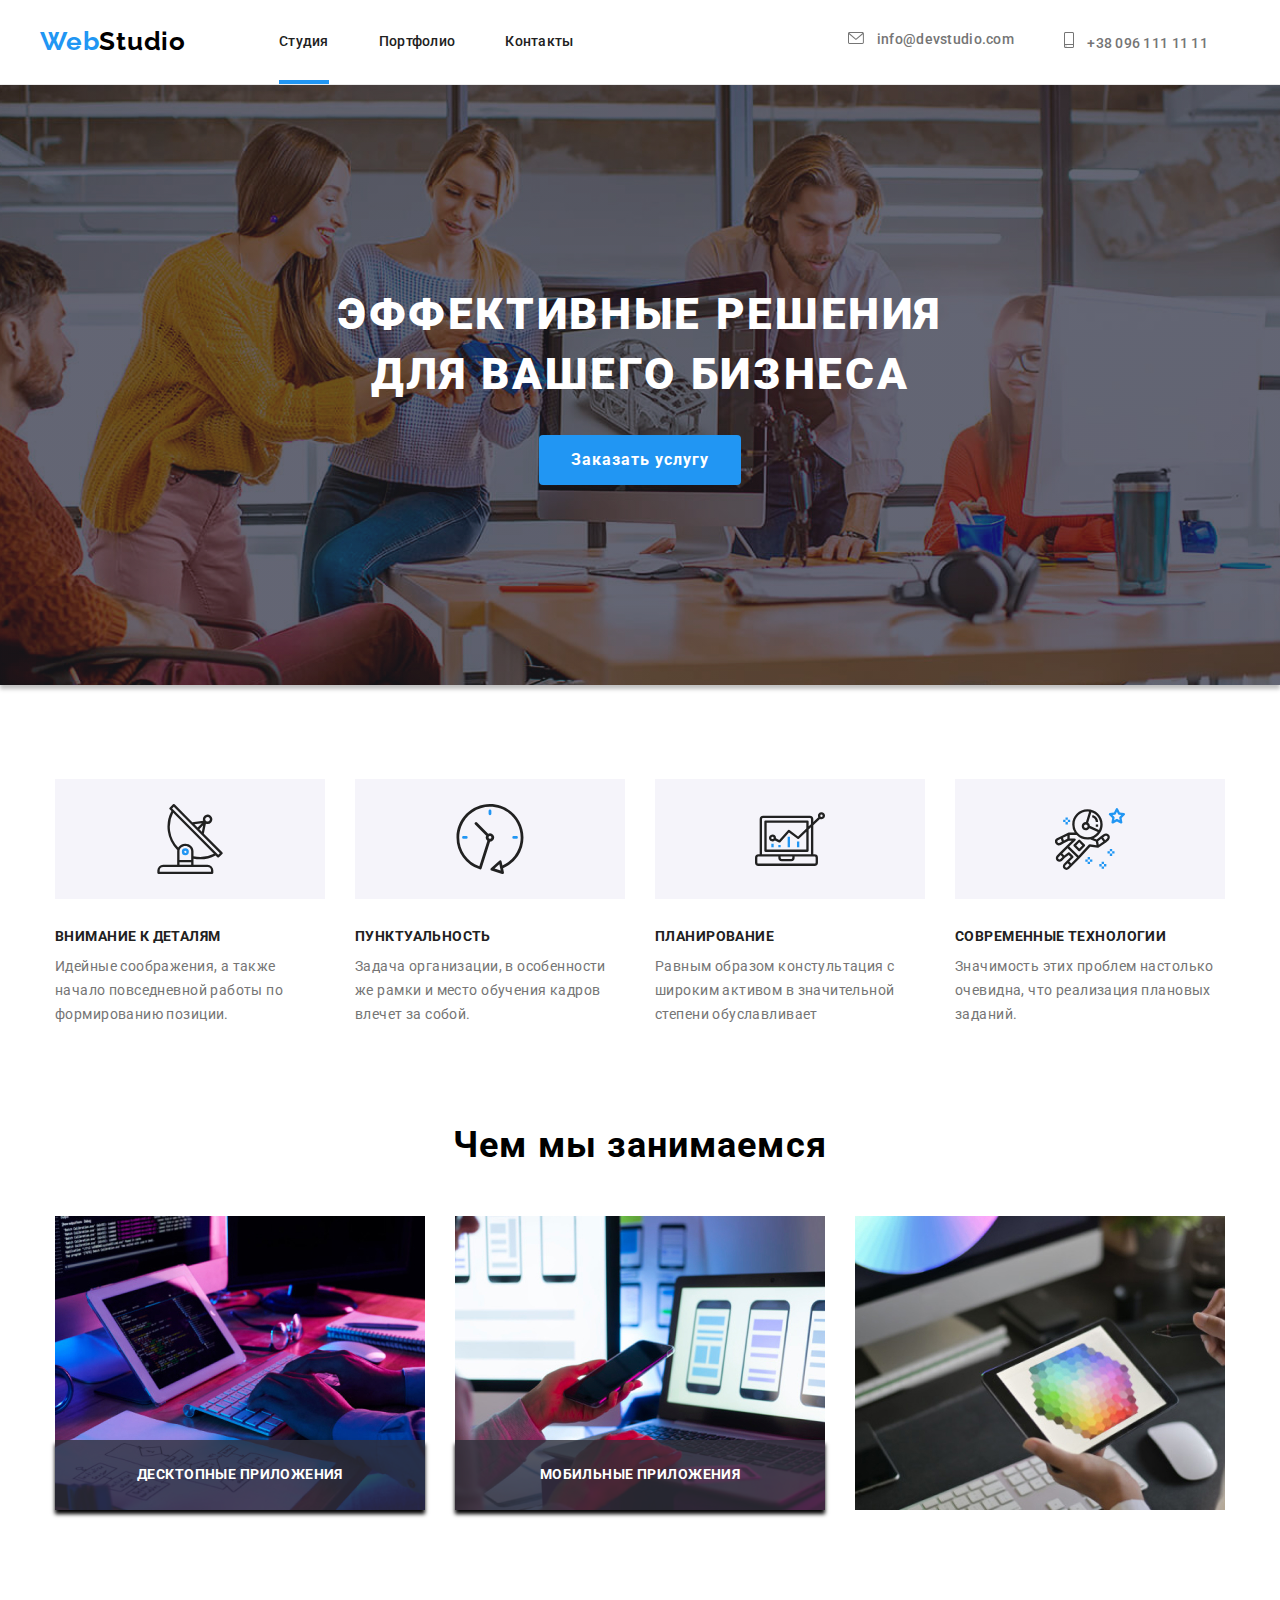
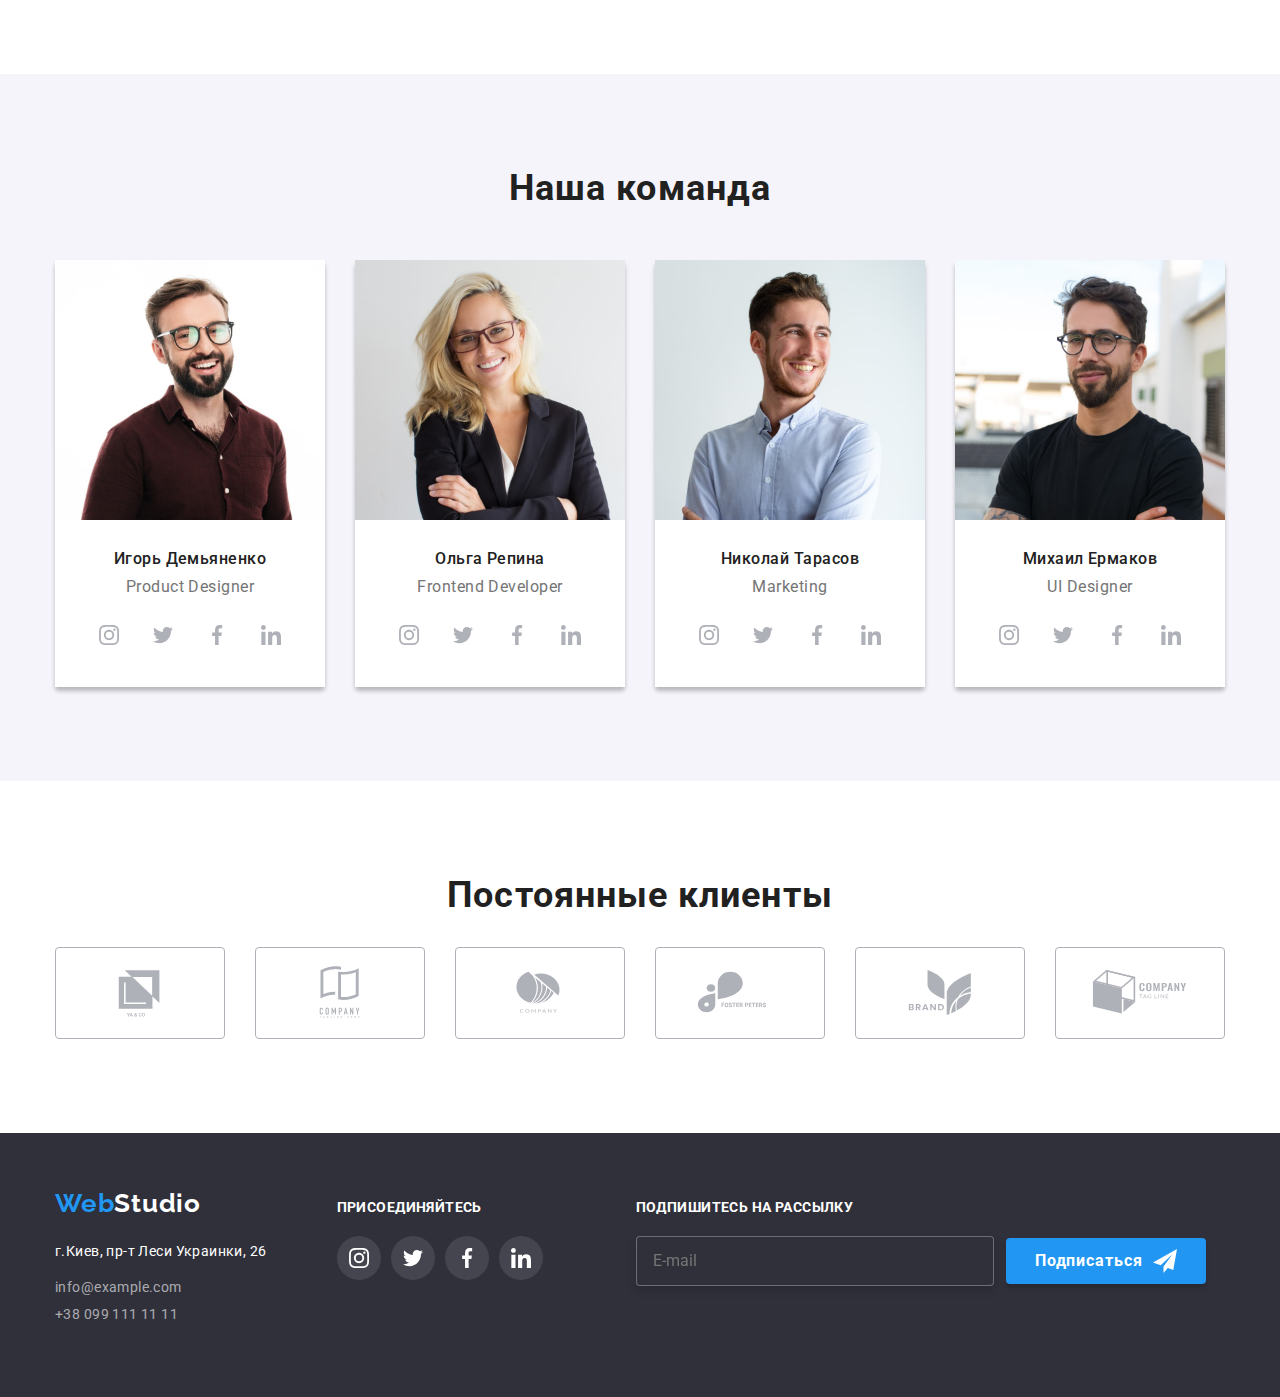
<file: index.html>
<!DOCTYPE html>
<html lang="ru">

<head>
    <meta charset="UTF-8">
    <meta http-equiv="X-UA-Compatible" content="IE=edge">
    <meta name="viewport" content="width=device-width, initial-scale=1.0">
    <title>Document</title>
    <!--сначала нормализатор-->
    <link rel="stylesheet" href="https://cdn.jsdelivr.net/npm/modern-normalize@1.1.0/modern-normalize.min.css" />
    <!--без маркеров-->
    <style>
        li {
            list-style: none;
        }
    </style>
    <!--Основные шрифты-->
    <link rel="preconnect" href="https://fonts.googleapis.com">
    <link rel="preconnect" href="https://fonts.gstatic.com" crossorigin>
    <link
        href="https://fonts.googleapis.com/css2?family=Raleway:wght@700&family=Roboto:wght@400;500;700;900&display=swap"
        rel="stylesheet">
    <!--Ссылка на css-->
    <link rel="stylesheet" href="./CSS/main.min.css">
</head>

<body>
    <!--Header-->
    <header class="header">
        <div class="header__container container">
            <div class="header__headlink">
                <a class="header__link" href="/"><span class="header-link-txt">Web</span>Studio</a>
                <nav class="nav">
                    <ul class="nav__list list">
                        <li class="nav__item"><a class="nav__link current" href="#">Cтудия</a></li>
                        <li class="nav__item"><a class="nav__link" href="./portfolio.html">Портфолио</a></li>
                        <li class="nav__item"><a class="nav__link" href="#">Контакты</a></li>
                    </ul>
                </nav>
                <!--Посилання на адресу електронної пошти та телефон-->
                <ul class="header__contacts">
                    <li class="header__item">
                        <a class="header__mail" href="mailto:info@devstudio.com" aria-label="mail">
                            <svg class="header__iconmail" width="16" height="12">
                                <use href="./images/icons.svg#icon-envelope-hover"></use>
                            </svg> info@devstudio.com</a></li>
                    <li class="header__item">
                        <a class="header__phone" href="tel:+380961111111" aria-label="tel">
                            <svg class="header__icontel" width="10" height="16">
                                <use href="./images/icons.svg#icon-smartphone"></use>
                            </svg> +38 096 111 11 11</a></li>
                </ul>
            </div>
        </div>

    </header>

    <!--Main content-->
    <main>
        <!--Эффективные решения для вашего бизнеса-->
        <section class="efectdecision">
            <div class="efectdecision__container">
                <h1 class="efectdecision__title">ЭФФЕКТИВНЫЕ РЕШЕНИЯ ДЛЯ ВАШЕГО БИЗНЕСА</h1>
                <button class="efectdecision__button" type="button" data-modal-open>Заказать услугу</button>
            </div>
        </section>
        <!--Качества-->
        <section class="quality">
            <div class="quality__container">
                <ul class="quality__list">
                    <li class="quality__item icon-antenna">
                        <div class="quality__icon">
                            <svg width="70" height="70">
                                <use href="./images/icons.svg#icon-antenna"></use>
                            </svg>
                        </div>
                        <h3 class="quality__subtitle">ВНИМАНИЕ К ДЕТАЛЯМ</h3>
                        <p class="quality__text">Идейные соображения, а также начало повседневной работы по формированию
                            позиции.</p>
                    </li>
                    <li class="quality__item icon-clock">
                        <div class="quality__icon">
                            <svg width="70" height="70">
                                <use href="./images/icons.svg#icon-clock"></use>
                            </svg>
                        </div>
                        <h3 class="quality__subtitle">ПУНКТУАЛЬНОСТЬ</h3>
                        <p class="quality__text">Задача организации, в особенности же рамки и место обучения кадров
                            влечет за собой.</p>
                    </li>
                    <li class="quality__item icon-diagram">
                        <div class="quality__icon">
                            <svg width="70" height="70">
                                <use href="./images/icons.svg#icon-diagram"></use>
                            </svg>
                        </div>
                        <h3 class="quality__subtitle">ПЛАНИРОВАНИЕ</h3>
                        <p class="quality__text">Равным образом констультация с широким активом в значительной степени
                            обуславливает</p>
                    </li>
                    <li class="quality__item icon-astronaut">
                        <div class="quality__icon">
                            <svg width="70" height="70">
                                <use href="./images/icons.svg#icon-astronaut"></use>
                            </svg>
                        </div>
                        <h3 class="quality__subtitle">СОВРЕМЕННЫЕ ТЕХНОЛОГИИ</h3>
                        <p class="quality__text">Значимость этих проблем настолько очевидна, что реализация плановых
                            заданий.</p>
                    </li>
                </ul>
            </div>
        </section>
        <!--Чем мы занимаемся-->
        <section class="whatwedo">
            <div class="whatwedo__container">
                <h2 class="whatwedo__secondtitle">Чем мы занимаемся</h2>
                <ul class="whatwedo__list">
                    <li class="whatwedo__item">
                        <div class="whatwedo__position-img">
                            <img class="whatwedo__image" src="./images/img (1).jpg" alt="технології1" width="370"
                                height="294">
                            <!--Позиціонування-->
                            <div class="whatwedo__position-actions">
                                <p class="whatwedo__text">ДЕСКТОПНЫЕ ПРИЛОЖЕНИЯ</p>
                            </div>
                        </div>
                    </li>
                    <li class="whatwedo__item">
                        <div class="whatwedo__position-img">
                            <img class="whatwedo__image" src="./images/img (2).jpg" alt="технології2" width="370"
                                height="294">
                            <div class="whatwedo__position-actions">
                                <p class="whatwedo__text">МОБИЛЬНЫЕ ПРИЛОЖЕНИЯ</p>
                            </div>
                        </div>
                    </li>
                    <li class="whatwedo__item">
                        <div class="whatwedo__position-img">
                            <img class="whatwedo__image" src="./images/img (3).jpg" alt="технології3" width="370"
                                height="294">
                            <div class="hatwedo__position-actions">
                                <p class="whatwedo__text">ДИЗАЙНЕРСКИЕ РЕШЕНИЯ</p>
                            </div>
                        </div>
                    </li>
                </ul>
            </div>
        </section>
        <!--Наша команда-->
        <section class="comand">
            <div class="comand__container">
                <h2 class="comand__secondtitle">Наша команда</h2>
                <ul class="comand__list">
                    <li class="comand__item">
                        <img class="comand__image" src="./images/img (4).jpg" alt="Игорь Демьяненко" width="270"
                            height="260">
                        <div class="comand__general">
                            <h3 class="comand__subtitle">Игорь Демьяненко</h3>
                            <p class="comand__text" lang="en">Product Designer</p>
                            <ul class="comand__iconlist">
                                <li class="comand__iconitem">
                                    <a class="comand__link" href="" target="_blank" rel="noopener noreferrer">
                                        <svg class="comand__icon" width="20" height="20">
                                            <use href="./images/icons.svg#icon-instagram-2-3"></use>
                                        </svg>
                                    </a>
                                </li>
                                <li class="comand__iconitem">
                                    <a class="comand__link" href="" target="_blank" rel="noopener noreferrer">
                                        <svg class="comand__icon" width="20" height="20">
                                            <use href="./images/icons.svg#icon-twitter"></use>
                                        </svg>
                                    </a>
                                </li>
                                <li class="comand__iconitem">
                                    <a class="comand__link" href="" target="_blank" rel="noopener noreferrer">
                                        <svg class="comand__icon" width="20" height="20">
                                            <use href="./images/icons.svg#icon-facebook"></use>
                                        </svg>
                                    </a>
                                </li>
                                <li class="comand__iconitem">
                                    <a class="comand__link" href="" target="_blank" rel="noopener noreferrer">
                                        <svg class="comand__icon" width="20" height="20">
                                            <use href="./images/icons.svg#icon-linkedin"></use>
                                        </svg>
                                    </a>
                                </li>
                            </ul>
                        </div>
                    </li>
                    <li class="comand__item">
                        <img class="comand-image" src="./images/img (5).jpg" alt="Ольга Репина" width="270"
                            height="260">
                        <div class="comand__general">
                            <h3 class="comand__subtitle">Ольга Репина</h3>
                            <p class="comand__text" lang="en">Frontend Developer</p>
                            <ul class="comand__iconlist">
                                <li class="comand__iconitem">
                                    <a class="comand__link" href="" target="_blank" rel="noopener noreferrer">
                                        <svg class="comand__icon" width="20" height="20">
                                            <use href="./images/icons.svg#icon-instagram-2-3"></use>
                                        </svg>
                                    </a>
                                </li>
                                <li class="comand__iconitem">
                                    <a class="comand__link" href="" target="_blank" rel="noopener noreferrer">
                                        <svg class="comand__icon" width="20" height="20">
                                            <use href="./images/icons.svg#icon-twitter"></use>
                                        </svg>
                                    </a>
                                </li>
                                <li class="comand__iconitem">
                                    <a class="comand__link" href="" target="_blank" rel="noopener noreferrer">
                                        <svg class="comand__icon" width="20" height="20">
                                            <use href="./images/icons.svg#icon-facebook"></use>
                                        </svg>
                                    </a>
                                </li>
                                <li class="comand__iconitem">
                                    <a class="comand__link" href="" target="_blank" rel="noopener noreferrer">
                                        <svg class="comand__icon" width="20" height="20">
                                            <use href="./images/icons.svg#icon-linkedin"></use>
                                        </svg>
                                    </a>
                                </li>
                            </ul>
                        </div>
                    </li>
                    <li class="comand__item">
                        <img class="comand-image" src="./images/img (6).jpg" alt="Николай Тарасов" width="270"
                            height="260">
                        <div class="comand__general">
                            <h3 class="comand__subtitle">Николай Тарасов</h3>
                            <p class="comand__text" lang="en">Marketing</p>
                            <ul class="comand__iconlist">
                                <li class="comand__iconitem">
                                    <a class="comand__link" href="" target="_blank" rel="noopener noreferrer">
                                        <svg class="comand__icon" width="20" height="20">
                                            <use href="./images/icons.svg#icon-instagram-2-3"></use>
                                        </svg>
                                    </a>
                                </li>
                                <li class="comand__iconitem">
                                    <a class="comand__link" href="" target="_blank" rel="noopener noreferrer">
                                        <svg class="comand__icon" width="20" height="20">
                                            <use href="./images/icons.svg#icon-twitter"></use>
                                        </svg>
                                    </a>
                                </li>
                                <li class="comand__iconitem">
                                    <a class="comand__link" href="" target="_blank" rel="noopener noreferrer">
                                        <svg class="comand__icon" width="20" height="20">
                                            <use href="./images/icons.svg#icon-facebook"></use>
                                        </svg>
                                    </a>
                                </li>
                                <li class="comand__iconitem">
                                    <a class="comand__link" href="" target="_blank" rel="noopener noreferrer">
                                        <svg class="comand__icon" width="20" height="20">
                                            <use href="./images/icons.svg#icon-linkedin"></use>
                                        </svg>
                                    </a>
                                </li>
                            </ul>
                        </div>
                    </li>
                    <li class="comand__item">
                        <img class="comand-image" src="./images/img (7).jpg" alt="Михаил Ермаков" width="270"
                            height="260">
                        <div class="comand__general">
                            <h3 class="comand__subtitle">Михаил Ермаков</h3>
                            <p class="comand__text" lang="en">UI Designer</p>
                            <ul class="comand__iconlist">
                                <li class="comand__iconitem">
                                    <a class="comand__link" href="" target="_blank" rel="noopener noreferrer">
                                        <svg class="comand__icon" width="20" height="20">
                                            <use href="./images/icons.svg#icon-instagram-2-3"></use>
                                        </svg>
                                    </a>
                                </li>
                                <li class="comand__iconitem">
                                    <a class="comand__link" href="" target="_blank" rel="noopener noreferrer">
                                        <svg class="comand__icon" width="20" height="20">
                                            <use href="./images/icons.svg#icon-twitter"></use>
                                        </svg>
                                    </a>
                                </li>
                                <li class="comand__iconitem">
                                    <a class="comand__link" href="" target="_blank" rel="noopener noreferrer">
                                        <svg class="comand__icon" width="20" height="20">
                                            <use href="./images/icons.svg#icon-facebook"></use>
                                        </svg>
                                    </a>
                                </li>
                                <li class="comand__iconitem">
                                    <a class="comand__link" href="" target="_blank" rel="noopener noreferrer">
                                        <svg class="comand__icon" width="20" height="20">
                                            <use href="./images/icons.svg#icon-linkedin"></use>
                                        </svg>
                                    </a>
                                </li>
                            </ul>
                        </div>
                    </li>
                </ul>
            </div>
        </section>
        <!--Постоянные клиенты-->
        <section class="clients">
            <div class="clients__container">
                <h2 class="clients__secondtitle secondtitle">Постоянные клиенты</h2>
                <ul class="clients__list">
                    <li class="clients__item">
                        <a class="clients__link" href="" target="_blank" rel="noopener noreferrer">
                            <svg class="clients__icon" width="106" height="60">
                                <use href="./images/icons.svg#icon-Logo-1"></use>
                            </svg>
                        </a>

                    <li class="clients__item">
                        <a class="clients__link" href="" target="_blank" rel="noopener noreferrer">
                            <svg class="clients__icon" width="106" height="60">
                                <use href="./images/icons.svg#icon-Logo-2"></use>
                            </svg>
                        </a>
                    </li>
                    <li class="clients__item">
                        <a class="clients__link" href="" target="_blank" rel="noopener noreferrer">
                            <svg class="clients__icon" width="106" height="60">
                                <use href="./images/icons.svg#icon-Logo-3"></use>
                            </svg>
                        </a>
                    </li>
                    <li class="clients__item">
                        <a class="clients__link" href="" target="_blank" rel="noopener noreferrer">
                            <svg class="clients__icon" width="106" height="60">
                                <use href="./images/icons.svg#icon-Logo-4"></use>
                            </svg>
                        </a>
                    </li>
                    <li class="clients__item">
                        <a class="clients__link" href="" target="_blank" rel="noopener noreferrer">
                            <svg class="clients__icon" width="106" height="60">
                                <use href="./images/icons.svg#icon-Logo-5"></use>
                            </svg>
                        </a>
                    </li>
                    <li class="clients__item">
                        <a class="clients__link" href="" target="_blank" rel="noopener noreferrer">
                            <svg class="clients__icon" width="106" height="60">
                                <use href="./images/icons.svg#icon-Logo-6"></use>
                            </svg>
                        </a>
                    </li>
                </ul>
            </div>
        </section>
    </main>
    <!--Footer-->
    <footer class="footer">
        <div class="footer__container">
            <div class="footer__contacts">
                <a class="footer__link" href="webstudio"><span class="footer__logo">Web</span>Studio</a>
                <address class="footer__address">
                    <p class="footer__text">г.Киев, пр-т Леси Украинки, 26</p>
                </address>
                <ul class="footer__list">
                    <li class="footer__item"><a class="footer__mail"
                            href="mailto:info@example.com"><span>info@example.com</span></a></li>
                    <li class="footer__item"><a class="footer__phone" href="tel:+380991111111">+38 099 111 11 11</a>
                    </li>
                </ul>
            </div>
            <div class="footer-sites">
                <h2 class="footer__title">ПРИСОЕДИНЯЙТЕСЬ</h2>
                <ul class="footer__listicon">
                    <li class="footer__itemicon">
                        <a class="footer__linkicon" href="" target="_blank" rel="noopener noreferrer">
                            <svg class="footer__icon" width="20" height="20">
                                <use href="./images/icons.svg#icon-instagram-2-4"></use>
                            </svg>
                        </a>
                    </li>
                    <li class="footer__itemicon">
                        <a class="footer__linkicon" href="" target="_blank" rel="noopener noreferrer">
                            <svg class="footer__icon" width="20" height="20">
                                <use href="./images/icons.svg#icon-twitter"></use>
                            </svg>
                        </a>
                    </li>
                    <li class="footer__itemicon">
                        <a class="footer__linkicon" href="" target="_blank" rel="noopener noreferrer">
                            <svg class="footer__icon" width="20" height="20">
                                <use href="./images/icons.svg#icon-facebook"></use>
                            </svg>
                        </a>
                    </li>
                    <li class="footer__itemicon">
                        <a class="footer__linkicon" href="" target="_blank" rel="noopener noreferrer">
                            <svg class="footer__icon" width="20" height="20">
                                <use href="./images/icons.svg#icon-linkedin"></use>
                            </svg>
                        </a>
                    </li>
                </ul>
            </div>
            <!--Рассылка використання елементів форм-->
            <div class="footer-subscription">
                <form class="footer__form" autocomplete="off">
                    <h2 class="footer__secondtitle">ПОДПИШИТЕСЬ НА РАССЫЛКУ</h2>
                    <div class="footer__dispatch">
                        <label class="footer__label">
                            <input class="footer__iput" type="email" placeholder="E-mail" name="email" />
                        </label>
                        <span class="footer__span">
                            <button class="footer__button" type="submit">Подписаться
                                <svg class="footer__sendicon" width="24" height="24">
                                    <use href="./images/icons.svg#icon-send"></use>
                                </svg>
                            </button>
                        </span>
                    </div>
                </form>
            </div>
        </div>
    </footer>
    <!--Модальне вікно для для кнопки Заказать услугу-->
    <div class="backdrop is-hidden" data-modal>
        <div class="modal">
            <form class="js-speaker-form" autocomplete="off">
                <p class="modal-text">Оставьте свои данные, мы вам перезвоним
                </p>
                <label class="label-field">Имя</label>
                <div class="container-fieldmod">
                    <input class="input-field" type="text" name="name" placeholder="" />
                    <svg class="modicon" width="12" height="12">
                        <use href="./images/icons.svg#icon-person"></use>
                    </svg>
                    </input>
                </div>
                <label class="label-field">Телефон</label>
                <div class="container-fieldmod">
                    <input class="input-field" type="tel" name="tel" placeholder="" />
                    <svg class="modicon" width="12" height="12">
                        <use href="./images/icons.svg#icon-phone"></use>
                    </svg>
                    </input>
                </div>
                <label class="label-field">Почта</label>
                <div class="container-fieldmod">
                    <input class="input-field" type="tel" name="tel" placeholder="" />
                    <svg class="modicon" width="12" height="12">
                        <use href="./images/icons.svg#icon-email"></use>
                    </svg>
                    </input>
                </div>
                <label class="label-field">Комментарий</label>
                <div class="container-fieldmod">
                    <textarea class="comment-field" name="comment" rows="5" placeholder="Введите текст"></textarea>
                </div>
                <div class="container-fieldmod-checkbox">
                    <label class="checkbox-lable"> Соглашаюсь с рассылкой и принимаю
                        <a class="hero-form-link" href="">Условия договора</a>
                        <input class="input-fiel" class="" type="checkbox" name="policy">
                        </input>
                        <svg class="modicons" width="16" height="15">
                            <use href="./images/icons.svg#icon-icon-check-2"></use>
                        </svg>
                    </label>
                </div>
                <button class="close" type="submit">Отправить</button>
            </form>

            <button class="modal-btn" data-modal-close type="button">
                <svg class="icon-modalsvg" width="10" height="10">
                    <use href="./images/icons.svg#icon-close"></use>
                </svg>
            </button>
        </div>
    </div>
    <!--подключение jS-->
    <script src="./js/modal.js"></script>
</body>

</html>
</file>
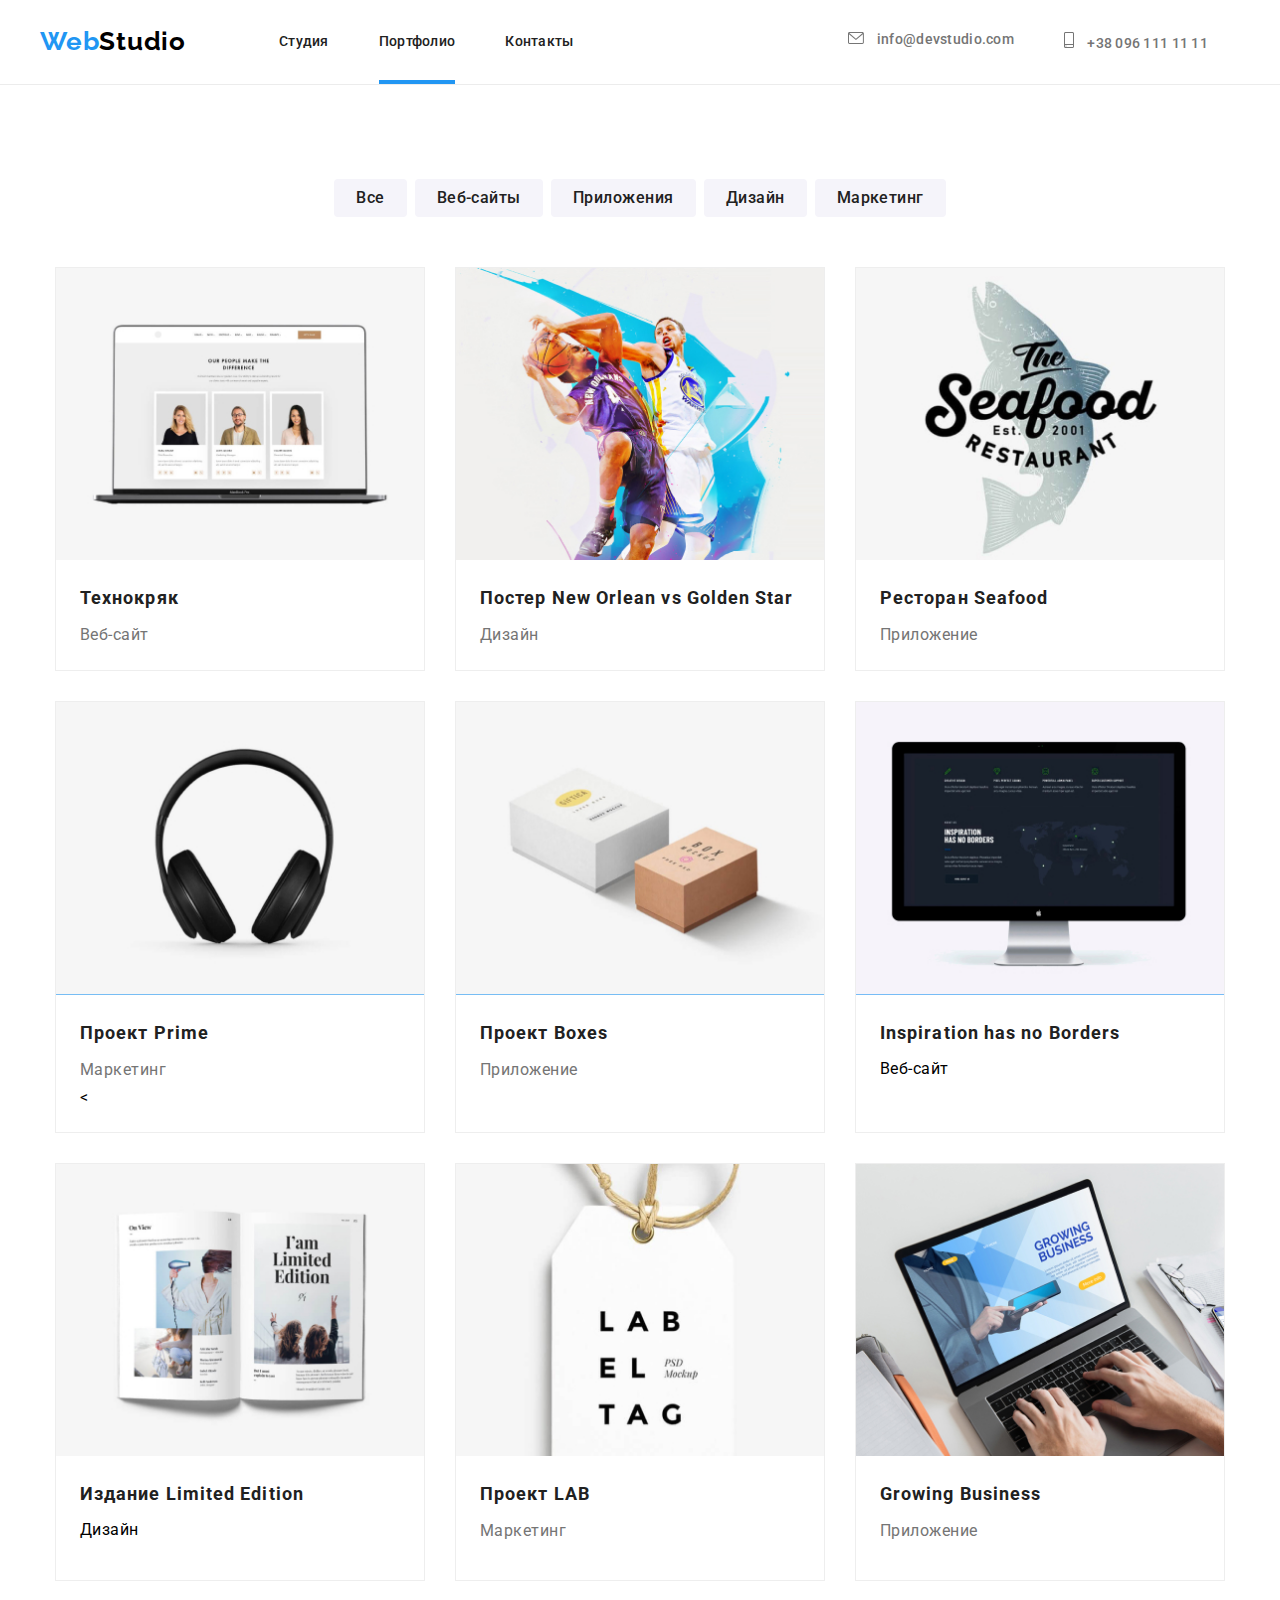
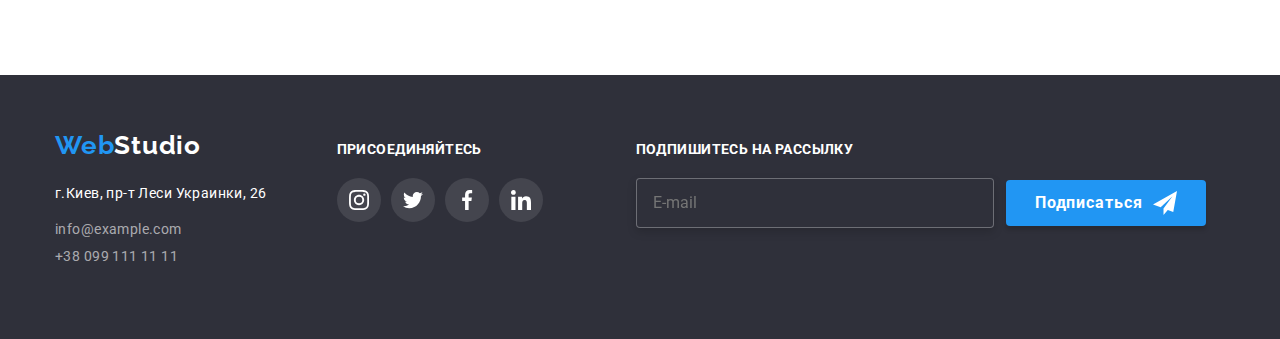
<file: portfolio.html>
<!DOCTYPE html>
<html lang="ru">

<head>
    <meta charset="UTF-8">
    <meta http-equiv="X-UA-Compatible" content="IE=edge">
    <meta name="viewport" content="width=device-width, initial-scale=1.0">
    <title>Document</title>
    <!--сначала нормализатор-->
    <link rel="stylesheet" href="https://cdn.jsdelivr.net/npm/modern-normalize@1.1.0/modern-normalize.min.css" />
    <!--без маркеров-->
    <style>
        li {
            list-style: none;
        }
    </style>
    <!--Основные шрифты-->
    <link rel="preconnect" href="https://fonts.googleapis.com">
    <link rel="preconnect" href="https://fonts.gstatic.com" crossorigin>
    <link
        href="https://fonts.googleapis.com/css2?family=Raleway:wght@700&family=Roboto:wght@400;500;700;900&display=swap"
        rel="stylesheet">
    <!--Ссылка на css-->
    <link rel="stylesheet" href="./CSS/main.min.css">
</head>

<body>
    <!--Header-->
    <header class="header">
        <div class="header__container container">
            <div class="header__headlink">
                <a class="header__link" href="/"><span class="header-link-txt">Web</span>Studio</a>
                <nav class="nav">
                    <ul class="nav__list list">
                        <li class="nav__item"><a class="nav__link" href="./index.html">Cтудия</a></li>
                        <li class="nav__item"><a class="nav__link current" href="#">Портфолио</a></li>
                        <li class="nav__item"><a class="nav__link" href="#">Контакты</a></li>
                    </ul>
                </nav>
                <!--Посилання на адресу електронної пошти та телефон-->
                <ul class="header__contacts">
                    <li class="header__item">
                        <a class="header__mail" href="mailto:info@devstudio.com" aria-label="mail">
                            <svg class="header__iconmail" width="16" height="12">
                                <use href="./images/icons.svg#icon-envelope-hover"></use>
                            </svg> info@devstudio.com</a></li>
                    <li class="header__item">
                        <a class="header__phone" href="tel:+380961111111" aria-label="tel">
                            <svg class="header__icontel" width="10" height="16">
                                <use href="./images/icons.svg#icon-smartphone"></use>
                            </svg> +38 096 111 11 11</a></li>
                </ul>
            </div>
        </div>
    </header>
    <!--Main content-->
    <main class="main-button">
        <section class="main-button__container">
            <div class="container">
                <h2 hidden>Main content</h2>
                <ul class="main-button__list">
                    <li class="main-button__item"><button class="main-button__first" type="button">Все</button></li>
                    <li class="main-button__item"><button class="main-button__scnd" type="button">Веб-сайты</button>
                    </li>
                    <li class="main-button__item"><button class="main-button__thd" type="button">Приложения</button>
                    </li>
                    <li class="main-button__item"><button class="main-button__four" type="button">Дизайн</button></li>
                    <li class="main-button__item"><button class="main-button__five" type="button">Маркетинг</button>
                    </li>
                </ul>
                <ul class="portfolio-content">
                    <li class="portfolio__item">
                        <div class="portfolio-overlay">
                            <img class="portfolio__image" src="./Images Port/img (10).jpg" alt="Технокряк" width="370"
                                height="294">
                            <p class="text-overlay">Ресурс предлагает комплексные предложения с разным уровнем
                                функционала и сервисов. Все это позволит посетителю получить исчерпывающие сведения о
                                компании или частном лице.</p>
                        </div>
                        <div class="portfolio-text">
                            <h3 class="portfolio__title">Технокряк</h3>
                            <p class="portfolio__subtitle" lang="ru">Веб-сайт</p>
                        </div>
                    </li>
                    <li class="portfolio__item">
                        <div class="portfolio-overlay">
                            <img class="portfolio__image" src="./Images Port/img (11).jpg"
                                alt="Постер New Orlean vs Golden Star" width="370" height="294">
                            <p class="text-overlay">Ресурс предлагает комплексные предложения с разным уровнем
                                функционала и сервисов. Все это позволит посетителю получить исчерпывающие сведения о
                                компании или частном лице.</p>
                        </div>
                        <div class="portfolio-text">
                            <h3 class="portfolio__title">Постер New Orlean vs Golden Star</h3>
                            <p class="portfolio__subtitle" lang="ru">Дизайн</p>
                        </div>
                    </li>
                    <li class="portfolio__item">
                        <div class="portfolio-overlay">
                            <img class="portfolio__image" src="./Images Port/img (12).jpg" alt="Ресторан Seafood"
                                width="370" height="294">
                            <p class="text-overlay">Ресурс предлагает комплексные предложения с разным уровнем
                                функционала и сервисов. Все это позволит посетителю получить исчерпывающие сведения о
                                компании или частном лице.</p>
                        </div>
                        <div class="portfolio-text">
                            <h3 class="portfolio__title">Ресторан Seafood</h3>
                            <p class="portfolio__subtitle" lang="ru">Приложение</p>
                        </div>
                    </li>
                    <li class="portfolio__item">
                        <div class="portfolio-overlay">
                            <img class="portfolio__image" src="./Images Port/img (13).jpg" alt="Проект Prime"
                                width="370" height="294">
                            <p class="text-overlay">Ресурс предлагает комплексные предложения с разным уровнем
                                функционала и сервисов. Все это позволит посетителю получить исчерпывающие сведения о
                                компании или частном лице.</p>
                        </div>
                        <div class="portfolio-text">
                            <h3 class="portfolio__title">Проект Prime</h3>
                            <p class="portfolio__subtitle" lang="ru">Маркетинг</p>
                            < </div> </li> <li class="portfolio__item">
                                <div class="portfolio-overlay">
                                    <img class="portfolio__image" src="./Images Port/img (14).jpg" alt="Проект Boxes"
                                        width="370" height="294">
                                    <p class="text-overlay">Ресурс предлагает комплексные предложения с разным уровнем
                                        функционала и сервисов. Все это позволит посетителю получить исчерпывающие
                                        сведения о компании или частном лице.</p>
                                </div>
                                <div class="portfolio-text">
                                    <h3 class="portfolio__title">Проект Boxes</h3>
                                    <p class="portfolio__subtitle" lang="ru">Приложение</p>
                                </div>
                    </li>
                    <li class="portfolio__item">
                        <div class="portfolio-overlay">
                            <img class="portfolio__image" src="./Images Port/img (15).jpg"
                                alt="Inspiration has no Borders" width="370" height="294">
                            <p class="text-overlay">Ресурс предлагает комплексные предложения с разным уровнем
                                функционала и сервисов. Все это позволит посетителю получить исчерпывающие сведения о
                                компании или частном лице.</p>
                        </div>
                        <div class="portfolio-text">
                            <h3 class="portfolio__title">Inspiration has no Borders</h3>
                            <p class="main-text" lang="ru">Веб-сайт</p>
                        </div>
                    </li>
                    <li class="portfolio__item">
                        <div class="portfolio-overlay">
                            <img class="portfolio__image" src="./Images Port/img (16).jpg" alt="Издание Limited Edition"
                                width="370" height="294">
                            <p class="text-overlay">Ресурс предлагает комплексные предложения с разным уровнем
                                функционала и сервисов. Все это позволит посетителю получить исчерпывающие сведения о
                                компании или частном лице.</p>
                        </div>
                        <div class="portfolio-text">
                            <h3 class="portfolio__title">Издание Limited Edition</h3>
                            <p class="main-text" lang="ru">Дизайн</p>
                        </div>
                    </li>
                    <li class="portfolio__item">
                        <div class="portfolio-overlay">
                            <img class="portfolio__image" src="./Images Port/img (17).jpg" alt="Проект LAB" width="370"
                                height="294">
                            <p class="text-overlay">Ресурс предлагает комплексные предложения с разным уровнем
                                функционала и сервисов. Все это позволит посетителю получить исчерпывающие сведения о
                                компании или частном лице.</p>
                        </div>
                        <div class="portfolio-text">
                            <h3 class="portfolio__title">Проект LAB</h3>
                            <p class="portfolio__subtitle" lang="ru">Маркетинг</p>
                        </div>
                    </li>
                    <li class="portfolio__item">
                        <div class="portfolio-overlay">
                            <img class="portfolio__image" src="./Images Port/img (18).jpg" alt="Growing Business"
                                width="370" height="294">
                            <p class="text-overlay">Ресурс предлагает комплексные предложения с разным уровнем
                                функционала и сервисов. Все это позволит посетителю получить исчерпывающие сведения о
                                компании или частном лице.</p>
                        </div>
                        <div class="portfolio-text">
                            <h3 class="portfolio__title">Growing Business</h3>
                            <p class="portfolio__subtitle" lang="ru">Приложение</p>
                        </div>
                    </li>
                </ul>
            </div>
        </section>

    </main>
    <!--Footer-->
    <footer class="footer">
        <div class="footer__container">
            <div class="footer__contacts">
                <a class="footer__link" href="webstudio"><span class="footer__logo">Web</span>Studio</a>
                <address class="footer__address">
                    <p class="footer__text">г.Киев, пр-т Леси Украинки, 26</p>
                </address>
                <ul class="footer__list">
                    <li class="footer__item"><a class="footer__mail"
                            href="mailto:info@example.com"><span>info@example.com</span></a></li>
                    <li class="footer__item"><a class="footer__phone" href="tel:+380991111111">+38 099 111 11 11</a>
                    </li>
                </ul>
            </div>
            <div class="footer-sites">
                <h2 class="footer__title">ПРИСОЕДИНЯЙТЕСЬ</h2>
                <ul class="footer__listicon">
                    <li class="footer__itemicon">
                        <a class="footer__linkicon" href="" target="_blank" rel="noopener noreferrer">
                            <svg class="footer__icon" width="20" height="20">
                                <use href="./images/icons.svg#icon-instagram-2-4"></use>
                            </svg>
                        </a>
                    </li>
                    <li class="footer__itemicon">
                        <a class="footer__linkicon" href="" target="_blank" rel="noopener noreferrer">
                            <svg class="footer__icon" width="20" height="20">
                                <use href="./images/icons.svg#icon-twitter"></use>
                            </svg>
                        </a>
                    </li>
                    <li class="footer__itemicon">
                        <a class="footer__linkicon" href="" target="_blank" rel="noopener noreferrer">
                            <svg class="footer__icon" width="20" height="20">
                                <use href="./images/icons.svg#icon-facebook"></use>
                            </svg>
                        </a>
                    </li>
                    <li class="footer__itemicon">
                        <a class="footer__linkicon" href="" target="_blank" rel="noopener noreferrer">
                            <svg class="footer__icon" width="20" height="20">
                                <use href="./images/icons.svg#icon-linkedin"></use>
                            </svg>
                        </a>
                    </li>
                </ul>
            </div>
            <!--Рассылка використання елементів форм-->
            <div class="footer-subscription">
                <form class="footer__form" autocomplete="off">
                    <h2 class="footer__secondtitle">ПОДПИШИТЕСЬ НА РАССЫЛКУ</h2>
                    <div class="footer__dispatch">
                        <label class="footer__label">
                            <input class="footer__iput" type="email" placeholder="E-mail" name="email" />
                        </label>
                        <span class="footer__span">
                            <button class="footer__button" type="submit">Подписаться
                                <svg class="footer__sendicon" width="24" height="24">
                                    <use href="./images/icons.svg#icon-send"></use>
                                </svg>
                            </button>
                        </span>
                    </div>
                </form>
            </div>
        </div>
    </footer>
</body>

</html>
</file>
<file: CSS/main.min.css>
:root{--main-font:"Roboto", sans-serif;--secondary-font:"Raleway", sans-serif;--primary-color: #212121;--accent-color: #2196F3;--color-text: #757575;--white-text: #ffffff;--animation:cubic-bezier(0.4, 0, 0.2, 1) }body{font-family:var(--main-font);font:size 14px;line-height:1.71;letter-spacing:.03em;color:#000}a{text-decoration:none}*,*::before,*::after{box-sizing:border-box}h1,h2,h3,h4,p{margin-top:0}.main-button__first{font-family:var(--main-font);font-size:16px;font-weight:500;line-height:1.62;letter-spacing:.03em;text-align:center;color:var(--primary-color);background-color:#f5f4fa}.main-button__scnd{font-family:var(--main-font);font-size:16px;font-weight:500;line-height:1.62;letter-spacing:.03em;text-align:center;color:var(--primary-color);background-color:#f5f4fa}.main-button__thd{font-family:var(--main-font);font-size:16px;font-weight:500;line-height:1.62;letter-spacing:.03em;text-align:center;color:var(--primary-color);background-color:#f5f4fa}.main-button__four{font-family:var(--main-font);font-size:16px;font-weight:500;line-height:1.62;letter-spacing:.03em;text-align:center;color:var(--primary-color);background-color:#f5f4fa}.main-button__five{font-family:var(--main-font);font-size:16px;font-weight:500;line-height:1.62;letter-spacing:.03em;text-align:center;color:var(--primary-color);background-color:#f5f4fa}.button{cursor:pointer;transition:color 250ms var(--animation),background-color 250ms var(--animation)}button{border:none;border-radius:4px}.button:hover,.button:focus{background-color:var(--accent-color);color:var(--white-text)}.header__link{font-family:var(--secondary-font);font-weight:700;font-size:26px;line-height:.83;letter-spacing:.03em;color:#000}.header-link-txt{color:var(--accent-color)}.nav__list{font-family:var(--main-font);font-weight:500;font-size:14px;line-height:1.14;letter-spacing:.02em;color:var(--primary-color)}.nav__link{transition:color 250ms var(--animation)}.nav__link:hover,.nav__link:focus .nav__link{color:var(--accent-color)}.header__contacts{font-family:var(--main-font);font-size:14px;font-weight:500;line-height:1.14;letter-spacing:.02em;color:var(--color-text)}.header__mail{color:var(--color-text);transition:color 250ms var(--animation)}.header__phone{color:var(--color-text);transition:color 250ms var(--animation)}a{color:var(--primary-color)}.header__mail:hover,:focus{color:var(--accent-color)}.header__phone:hover,:focus{color:var(--accent-color)}.header__container{padding-left:15px;padding-right:15px;margin-left:auto;margin-right:auto;width:1200px}.header__headlink{display:flex}.header__link{display:flex;align-items:center;padding:24px 0px;margin-right:93px}.nav__list{display:flex;align-items:center;padding:0px;margin:0px}.nav__link{display:flex;align-items:center;padding:34px 0px;margin:0px}.nav__item{display:block;margin-right:50px}.nav__item:last-child{margin-right:0px}.header__contacts{display:flex;margin-left:auto;margin-top:0px;margin-bottom:0px;padding:32px}.header__item:not(:last-child){margin-right:50px}.header{border-bottom:1px solid;color:#ececec}.header__iconmail,.header__icontel{margin-right:10px;fill:#757575}.header__phone .header__icontel,.header__mail .header__iconmail{transition:fill 250ms var(--animation)}.header__phone:hover .header__icontel,.header__phone:focus .header__icontel{fill:var(--accent-color)}.header__mail:hover .header__iconmail,.header__mail:focus .header__iconmail{fill:var(--accent-color)}.nav__link{position:relative}.current{transition:transform 250ms var(--animation),opacity 250ms var(--animation)}.current:hover::after{transform:scale(1);opacity:1}.current::after{position:absolute;content:"";display:block;width:100%;height:4px;bottom:0;left:0;background-color:#2196f3;color:var(--accent-color)}.efectdecision{background-color:#2f303a}.efectdecision__title{font-family:var(--main-font);font-weight:900;font-size:44px;line-height:1.36;letter-spacing:.06em;color:var(--white-text)}.efectdecision__button{font-family:var(--main-font);font-size:16px;font-weight:700;line-height:1.87;letter-spacing:.06em;text-align:center;background-color:var(--accent-color);color:var(--white-text)}.efectdecision__button{cursor:pointer}.efectdecision{padding-top:200px;padding-bottom:200px;margin-left:auto;margin-right:auto;text-align:center}.efectdecision__title{margin:0px auto;margin-bottom:30px}.efectdecision__button{min-width:200px;padding:10px 32px}button{border:none;border-radius:4px}.efectdecision__title{width:696px;height:120px}.efectdecision{height:600px;margin-left:auto;margin-right:auto;background-image:linear-gradient(to right, rgba(47, 48, 58, 0.4), rgba(47, 48, 58, 0.4)),url("../images/background.jpg");background-position:center;background-repeat:no-repeat;background-size:cover;box-shadow:0px 4px 4px 0px rgba(0,0,0,.2509803922)}.quality__subtitle{font-family:var(--main-font);font-size:14px;font-weight:700;line-height:1.14;letter-spacing:.03em;text-align:left;color:var(--primary-color)}.quality__text{font-family:var(--main-font);font-size:14px;font-weight:400;line-height:1.71;letter-spacing:.03em;text-align:left;color:var(--color-text)}.quality{padding-top:94px;padding-bottom:94px}.quality__container{width:1200px;padding-left:15px;padding-right:15px;margin-right:auto;margin-left:auto}.quality__list{display:flex;margin:0px;padding:0px}.quality__item{margin-right:30px}.quality__item:last-child{margin-right:0px}.quality__subtitle{margin-bottom:10px}.quality__text{width:270px;height:75px;margin-bottom:0px}.quality__icon{width:270px;height:120px;background-color:#f5f4fa;margin-bottom:30px;display:flex;justify-content:center;align-items:center}.whatwedo{display:flex;margin-bottom:94px}.whatwedo__container{width:1200px;margin-right:auto;margin-left:auto;padding-left:15px;padding-right:15px}.whatwedo__secondtitle{margin-bottom:50px;height:42px;left:668px;top:1693px;font-size:36px;line-height:42px;text-align:center;letter-spacing:.03em;text-color:black}.whatwedo__list{display:flex}.whatwedo__list{margin:0px;padding:0px}.whatwedo__item{margin-right:30px}.whatwedo__item:last-child{margin-right:0px}.whatwedo__container{z-index:10}.whatwedo__position-actions{position:absolute;bottom:0;left:0;width:100%;height:70px;background:rgba(47,48,58,.8);box-shadow:0px 4px 4px 0px;display:flex;justify-content:center}.whatwedo__image{display:block;max-width:100%;height:auto}.whatwedo__position-img{position:relative}.whatwedo__text{margin:0px;padding:0px;justify-content:center;font-family:var(--main-font);font-size:14px;font-weight:700;line-height:1.14;letter-spacing:.03em;text-align:center;color:var(--white-text);padding-top:27px;padding-bottom:27px}.text-overlay{margin:0}.comand{background-color:#f5f4fa}.secondtitle{font-family:var(--main-font);font-size:36px;font-weight:700;line-height:1.16;letter-spacing:.03em;text-align:center;color:var(--primary-color)}.comand__secondtitle{font-family:var(--main-font);font-size:36px;font-weight:700;line-height:1.16;letter-spacing:.03em;text-align:center;color:var(--primary-color)}.comand__subtitle{font-family:var(--main-font);font-size:16px;font-style:normal;font-weight:500;line-height:1.18;letter-spacing:.03em;text-align:center;color:var(--primary-color)}.comand__text{font-family:var(--main-font);font-size:16px;font-weight:400;line-height:1.17;letter-spacing:.03em;text-align:center;color:var(--color-text)}.comand-image{background-image:url()}.comand{padding-top:94px;padding-bottom:94px}.comand__container{width:1200px;margin-right:auto;margin-left:auto;padding-top:0px;padding-right:15px;padding-left:15px}.comand__secondtitle{margin:0px;margin-bottom:50px}.comand__list{display:flex;margin:0px;padding:0px}.comand__image{display:block}.comand__item{display:block;margin-right:30px}.comand__item:last-child{margin-right:0px}.comand__general{padding-top:30px;padding-bottom:30px;margin:0px}.comand__subtitle{margin-bottom:0px}.comand__text{margin-top:10px;margin-bottom:16px}.comand__general{background-color:#fff}.comand__iconlist{display:flex;list-style-type:none;padding-left:0px;justify-content:center}.comand__icon{transition:fill 250ms var(--animation)}.comand__link{display:flex;justify-content:center;align-items:center;width:44px;height:44px;border-radius:50%;transition:background-color 250ms var(--animation),fill 250ms var(--animation)}.comand__link:hover .comand__icon,.comand__link:focus .comand__icon{fill:#fff}.comand__link{fill:#afb1b8}.comand__iconitem{list-style-type:none;display:flex;padding-left:0;justify-content:center}.comand__iconitem:not(:last-child){margin-right:10px}.comand__item{box-shadow:0px 4px 4px 0px rgba(0,0,0,.2509803922);border-radius:4px}.comand__link:hover,.comand__link:focus{background-color:#2196f3}.clients{display:flex;padding-top:94px;padding-bottom:94px}.clients__container{width:1200px;margin-right:auto;margin-left:auto;padding-left:15px;padding-right:15px}.clients__list{display:flex;padding:0px;margin-top:0px;margin-bottom:0px}.clients__link{display:flex;justify-content:center;align-items:center;width:170px;height:92px}.clients__item{margin-right:30px;display:flex;list-style-type:none}.clients__item:last-child{margin-right:0px}.clients__link{border:1px solid #afb1b8;border-radius:4px;transition:fill 250ms var(--animation),border 250ms var(--animation)}.clients__icon{fill:#afb1b8;background-position:center;background-repeat:no-repeat;transition:fill 250ms var(--animation)}.clients .clients__link:hover,.clients .clients__link:focus{border:1px solid var(--accent-color)}.clients:hover,.clients:focus{fill:var(--accent-color)}.footer{background-color:#2f303a}.footer__address{font-family:var(--main-font);font-style:normal;font-size:14px;font-weight:400;line-height:1.71;letter-spacing:.03em;text-align:left;color:var(--white-text)}.footer__link{font-family:var(--secondary-font);font-weight:700;font-size:26px;line-height:.83;letter-spacing:.03em;color:var(--white-text)}.footer__logo{color:var(--accent-color)}.footer__mail{font-family:var(--main-font);font-size:14px;font-weight:400;line-height:1.71;letter-spacing:.03em;text-align:left;color:rgba(255,255,255,.6)}.footer__phone{font-family:var(--main-font);font-size:14px;font-weight:400;line-height:1.71;letter-spacing:.03em;text-align:left;color:rgba(255,255,255,.6)}a{text-decoration:none}.footer{padding-top:60px;padding-bottom:60px}.footer__container{width:1200px;padding-right:15px;padding-left:15px;margin-right:auto;margin-left:auto}.footer__text{margin-top:20px;margin-bottom:9px}.footer__list{margin:0px;padding:0px;list-style:none;display:block;margin-bottom:9px}.footer__container{align-items:baseline;display:flex}.footer__contacts{margin-right:70px}.footer__title{font-family:var(--main-font);font-weight:700px;font-size:14px;line-height:1.14;letter-spacing:.03em;color:var(--white-text);margin-top:0px;display:flex;margin-bottom:20px}.footer__listicon{display:flex;justify-content:center;align-items:center;margin:0px;padding:0px;list-style-type:none}.footer__linkicon{display:flex;justify-content:center;align-items:center;width:44px;height:44px;border-radius:50%;background-color:rgba(255,255,255,.1);background-repeat:no-repeat;background-position:center;transition:background-color 250ms var(--animation)}.footer__linkicon:hover,.footer__linkicon:focus{background-color:var(--accent-color)}.footer__itemicon:not(:last-child){margin-right:10px}.footer__icon{fill:var(--white-text);background-position:center;background-repeat:no-repeat;transition:background-color 250ms var(--animation),fill 250ms var(--animation)}.footer__icon:hover,.footer__icon:focus{background-color:#2196f3;fill:#fff}.footer-subscription{display:flex;margin-left:93px;padding:0px}.footer__secondtitle{font-family:var(--main-font);font-weight:700px;font-size:14px;line-height:1.14;letter-spacing:.03em;color:var(--white-text);margin-top:0px;display:flex;margin-bottom:20px;text-transform:uppercase;display:flex}.footer__dispatch{display:flex;align-items:center;margin-top:20px}.footer__dispatch input{padding:15px 16px;width:358px;height:50px;border:1px solid rgba(255,255,255,.3);box-sizing:border-box;filter:drop-shadow(0px 4px 4px rgba(0, 0, 0, 0.15));border-radius:4px;background:#2f303a;color:var(--white-text)}.footer__sendicon{margin-left:10px;fill:var(--white-text)}.footer__button{display:inline-flex;align-items:center;margin-left:12px;padding:8px 29px;text-align:center;font-family:var(--main-font);font-size:16px;font-weight:700;line-height:1.87;letter-spacing:.06em;text-align:center;box-shadow:0px 4px 4px rgba(0,0,0,.15);background-color:var(--accent-color);color:var(--white-text);cursor:pointer}.footer__span{display:flex}.main-button__first{font-family:var(--main-font);font-size:16px;font-weight:500;line-height:1.62;letter-spacing:.03em;text-align:center;color:var(--primary-color);background-color:#f5f4fa}.main-button__scnd{font-family:var(--main-font);font-size:16px;font-weight:500;line-height:1.62;letter-spacing:.03em;text-align:center;color:var(--primary-color);background-color:#f5f4fa}.main-button__thd{font-family:var(--main-font);font-size:16px;font-weight:500;line-height:1.62;letter-spacing:.03em;text-align:center;color:var(--primary-color);background-color:#f5f4fa}.main-button__four{font-family:var(--main-font);font-size:16px;font-weight:500;line-height:1.62;letter-spacing:.03em;text-align:center;color:var(--primary-color);background-color:#f5f4fa}.main-button__five{font-family:var(--main-font);font-size:16px;font-weight:500;line-height:1.62;letter-spacing:.03em;text-align:center;color:var(--primary-color);background-color:#f5f4fa}button:hover{background-color:var(--accent-color);color:var(--white-text)}.button:focus{background-color:var(--accent-color);color:var(--white-text)}.button{cursor:pointer;transition:color 250ms var(--animation),background-color 250ms var(--animation)}.portfolio__title{font-family:var(--main-font);font-size:18px;font-weight:700;line-height:2;letter-spacing:.06em;text-align:left;color:var(--primary-color)}.portfolio__subtitle{font-family:var(--main-font);font-size:16px;font-weight:400;line-height:1.87;letter-spacing:.03em;text-align:left;color:var(--color-text)}.link-current{color:var(--accent-color);text-decoration:none}.link-current:hover .link-current:focus .main-button{display:block}.container{width:1230px;padding-left:15px;padding-right:15px;margin-left:auto;margin-right:auto}.main-button__container{padding:94px 0px}.main-button__list{display:flex;justify-content:center;margin-bottom:50px;margin-top:0px;padding-left:0px}.main-button__list-top:last-child{margin-right:0px}.portfolio-content{display:flex;flex-wrap:wrap;justify-content:center;margin:0px;padding:0px}.portfolio__item{margin-top:0px;margin-left:0px;margin-right:30px;margin-bottom:30px;width:370px;border:1px solid;border-color:#eee}.portfolio__item:nth-child(3n){margin-right:0px}.portfolio__item:nth-last-child(-n+3){margin-bottom:0px}.portfolio-text{padding:20px 24px}.portfolio__title{margin-bottom:4px}.portfolio__subtitle{margin:0px 0px}.main-button__first{margin-right:8px;padding:6px 22px}.main-button__scnd{margin-right:8px;padding:6px 22px}.main-button__thd{margin-right:8px;padding:6px 22px}.main-button__four{margin-right:8px;padding:6px 22px}.main-button__five{margin-right:0px;padding:6px 22px}img{display:block;max-width:100%;height:auto}.portfolio__item{transition:box-shadow 250ms var(--animation)}.portfolio__item:hover,.portfolio__item:focus{box-shadow:0px 3px 1px rgba(0,0,0,.1),0px 1px 2px rgba(0,0,0,.08),0px 2px 2px rgba(0,0,0,.12)}.portfolio-overlay{position:relative;overflow:hidden}.portfolio-overlay:hover .text-overlay,.portfolio-overlay:focus .text-overlay{transform:translateY(0)}.text-overlay{position:absolute;width:100%;height:100%;bottom:0;left:0;transform:translateY(100%);transition:transform 250ms cubic-bezier(0.4, 0, 0.2, 1);background-color:var(--accent-color);display:flex;padding:63px 24px;font-family:var(--main-font);font-size:18px;font-weight:400;line-height:1.5;letter-spacing:.03em;text-align:left;color:var(--white-text)}.modal-text{margin:0px;margin-bottom:12px;font-family:var(--main-font);font-size:20px;font-weight:700;line-height:1.15;letter-spacing:.03em;text-align:center;color:#212121}.label-field{display:flex;cursor:pointer;font-size:12px}.close{display:flex;text-align:center;margin-right:auto;margin-left:auto;padding:10px 56px;font-family:var(--main-font);font-size:16px;font-weight:700;line-height:1.87;letter-spacing:.06em;text-align:center;background-color:var(--accent-color);color:var(--white-text);cursor:pointer}.submite-modaleposition{position:relative}.container-fieldmod{position:relative;display:flex;flex-direction:column;margin:0;border:1px solid rgba(33,33,33,.2);box-sizing:border-box;border-radius:4px;transition:border-color 250ms var(--animation);margin-bottom:4px}.container-fieldmod:last-child{margin-bottom:0px}.container-fieldmod input{margin:0;padding:11px;padding-left:42px;box-sizing:border-box;border-radius:4px;margin:0px;transition:border-color 250ms var(--animation)}.label-field{display:flex;cursor:pointer;color:var(--color-text);margin-bottom:4px}.input-field{width:100%;height:40px;border:none;cursor:pointer}.input-field:hover,:focus-within{border-color:#2196f3;fill:#2196f3}.container-fieldmod:hover,:focus-within{border-color:#2196f3}.input-field:hover+.modicon,.input-field:focus+.modicon{fill:var(--accent-color)}.input-field{outline:none}.modicon{position:absolute;top:50%;left:12px;transform:translateY(-50%);display:inline-block;width:18px;height:18px;transition:fill 250ms var(--animation);fill:#212121}.modicon:hover,:focus-within{fill:var(--accent-color)}.comment-field{margin:0px;resize:none;padding:12px 16px;cursor:pointer;border:1px solid rgba(33,33,33,.2)}.input-fiel{position:absolute;appearance:none}.modicons{position:absolute;left:-36px;width:16px;height:15px;border:2px solid #2a2a2a;border-radius:4px;fill:var(--white-text);margin-left:12px}.input-fiel:checked~.modicons{fill:var(--white-text);border-color:var(--accent-color);background-color:var(--accent-color);background-origin:border-box;background-size:contain}.container-fieldmod-checkbox{display:flex;align-items:center;margin-top:20px;margin-bottom:30px}.hero-form-link{margin-left:4px;color:var(--accent-color);text-decoration:underline;cursor:pointer;font-size:14px}.container-fieldmod-checkbox .checkbox-lable{position:relative;margin-left:36px;display:flex;align-items:center;font-family:"Roboto";font-style:normal;font-weight:400;font-size:14px;line-height:1.7;letter-spacing:.03em;color:var(--color-text)}.backdrop{position:fixed;top:0;left:0;width:100%;height:100%;background-color:rgba(0,0,0,.2);transition:opacity 500ms cubic-bezier(0.4, 0, 0.2, 1),visibility 500ms cubic-bezier(0.4, 0, 0.2, 1),pointer-events 500ms cubic-bezier(0.4, 0, 0.2, 1)}.backdrop.is-hidden{opacity:0;visibility:hidden;pointer-events:none}.modal{position:absolute;top:50%;left:50%;transform:scaleY(1);transform:translate(-50%, -50%);width:528px;height:581px;background-color:var(--white-text);padding:40px;opacity:1;transition:transform 250ms cubic-bezier(0.4, 0, 0.2, 1);box-shadow:0px 1px 3px rgba(0,0,0,.12),0px 1px 1px rgba(0,0,0,.14),0px 2px 1px rgba(0,0,0,.2);border-radius:4px;animation:animate125 3000ms infinite 1000ms}.modal-btn{position:absolute;top:8px;right:8px;padding:0;border-radius:50%;background-color:#fff;width:30px;height:30px;display:flex;justify-content:center;align-items:center;border:1px solid rgba(0,0,0,.1)}.backdrop{position:fixed;top:0;left:0;width:100%;height:100%;background-color:rgba(0,0,0,.2);transition:opacity 500ms cubic-bezier(0.4, 0, 0.2, 1),visibility 500ms cubic-bezier(0.4, 0, 0.2, 1),pointer-events 500ms cubic-bezier(0.4, 0, 0.2, 1)}.backdrop.is-hidden{opacity:0;visibility:hidden;pointer-events:none}/*# sourceMappingURL=main.min.css.map */
</file>
